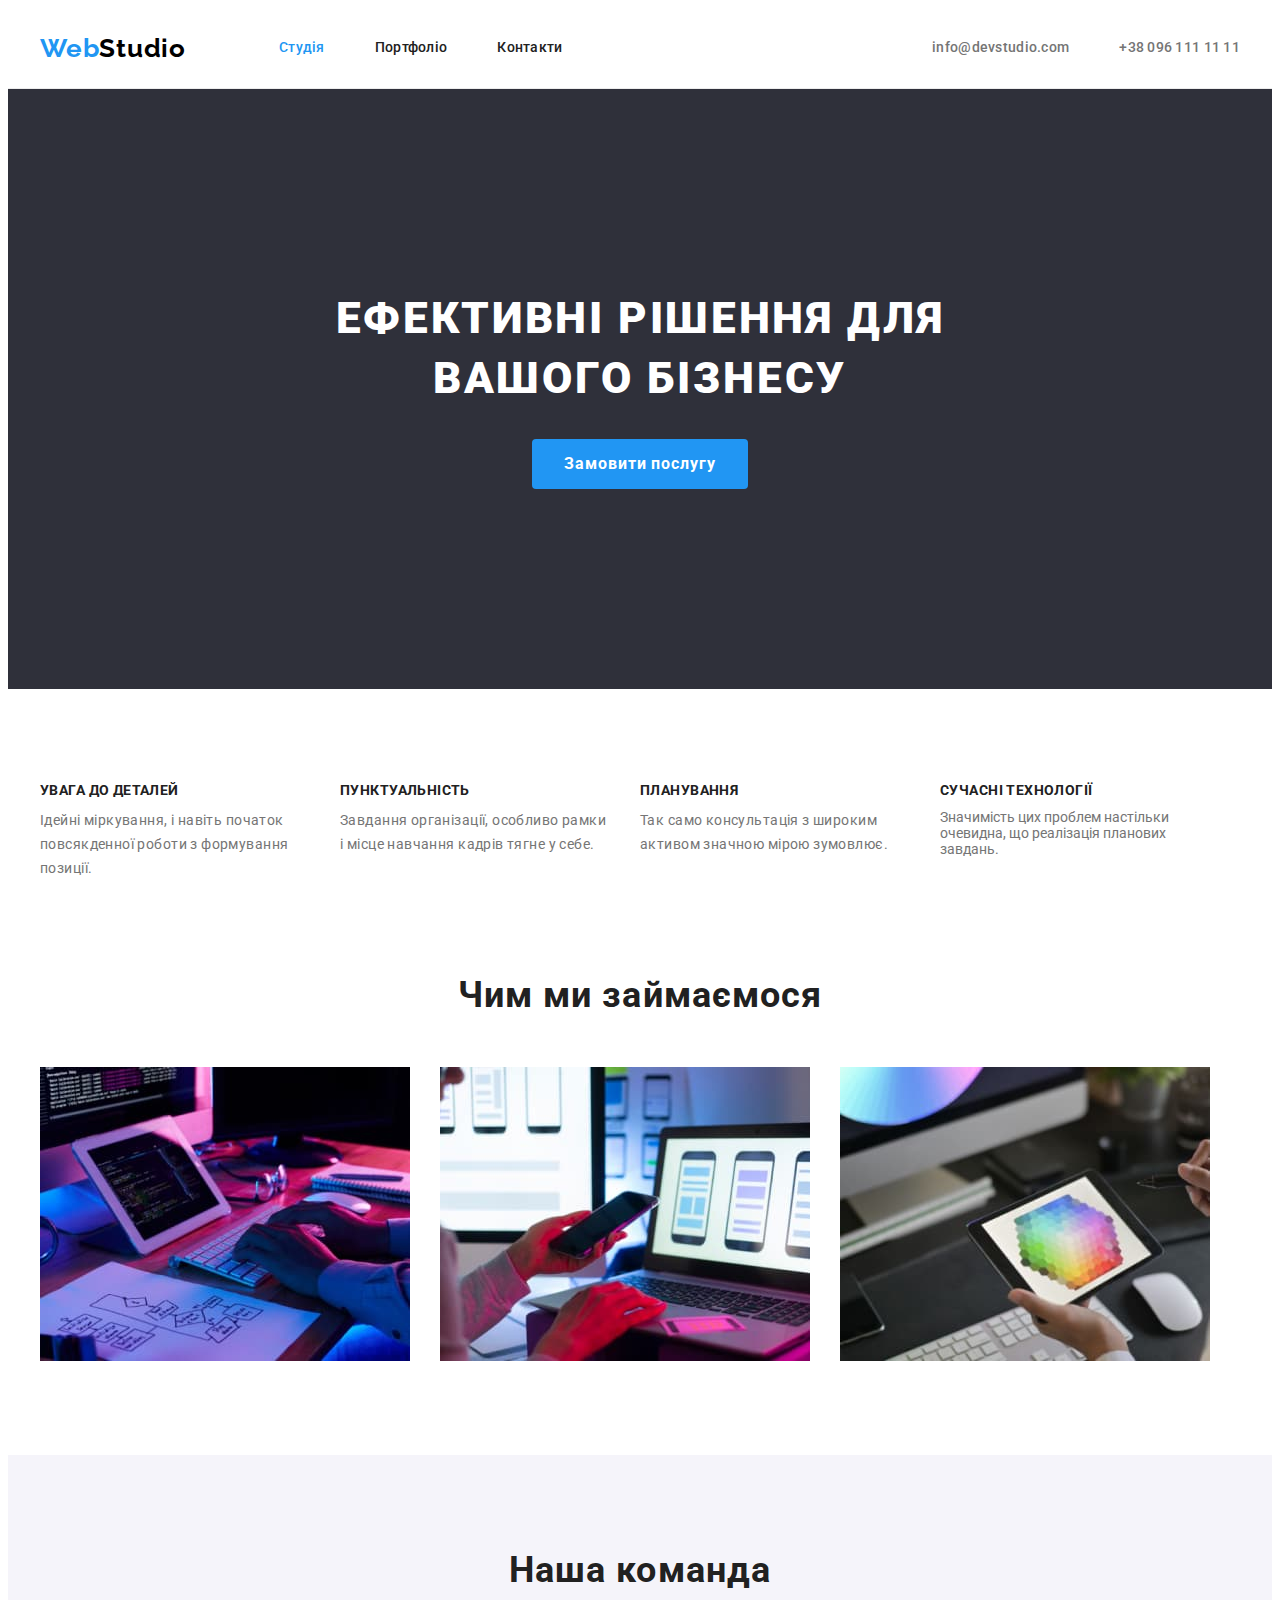
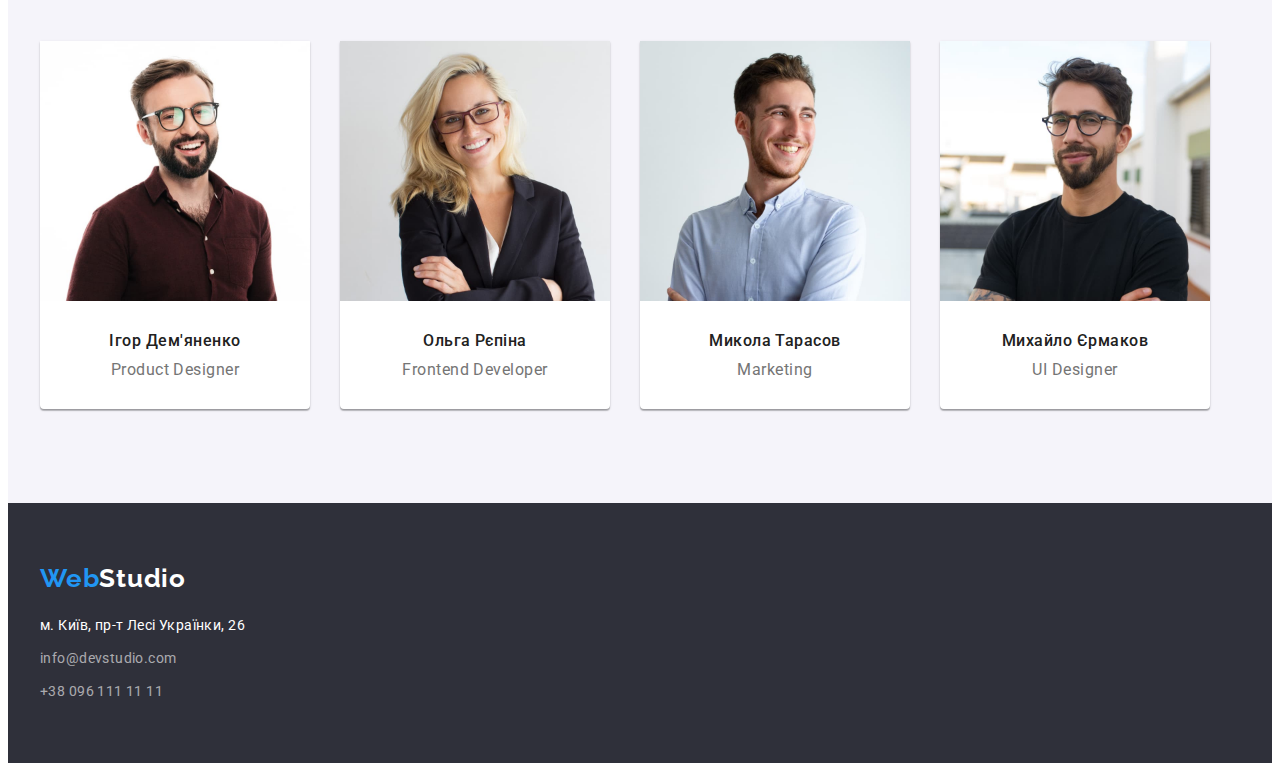
<file: index.html>
<!DOCTYPE html>
<html lang="uk">
  <head>
    <meta charset="UTF-8" />
    <meta http-equiv="X-UA-Compatible" content="IE=edge" />
    <meta name="viewport" content="width=device-width, initial-scale=1.0" />
    <title>WebStudio</title>
    <link rel="preconnect" href="https://fonts.googleapis.com" />
    <link rel="preconnect" href="https://fonts.gstatic.com" crossorigin />
    <link
      href="https://fonts.googleapis.com/css2?family=Raleway:wght@700&family=Roboto:wght@400;500;700;900&display=swap"
      rel="stylesheet"
    />
    <link
      rel="stylesheet"
      href="https://cdnjs.cloudflare.com/ajax/libs/modern-normalize/1.1.0/modern-normalize.min.css"
      integrity="sha512-wpPYUAdjBVSE4KJnH1VR1HeZfpl1ub8YT/NKx4PuQ5NmX2tKuGu6U/JRp5y+Y8XG2tV+wKQpNHVUX03MfMFn9Q=="
      crossorigin="anonymous"
      referrerpolicy="no-referrer"
    />
    <link rel="stylesheet" href="./css/styles.css" />
  </head>
  <body>
    <header class="header">
      <div class="container">
        <nav class="header-navigation">
          <a class="header-logo" href="./index.html"
            >Web<span class="right-part">Studio</span></a
          >
          <ul class="site-nav list">
            <li class="nav-item">
              <a class="nav-link current" href="./index.html">Студія</a>
            </li>
            <li class="nav-item">
              <a class="nav-link" href="./portfolio.html">Портфоліо</a>
            </li>
            <li class="nav-item">
              <a class="nav-link" href="#">Контакти</a>
            </li>
          </ul>
        </nav>
        <ul class="contact-list list">
          <li class="item">
            <a class="link" href="mailto:info@devstudio.com"
              >info@devstudio.com</a
            >
          </li>
          <li class="item">
            <a class="link" href="tel:+380961111111">+38 096 111 11 11</a>
          </li>
        </ul>
      </div>
    </header>
    <main>
      <section class="hero">
        <div class="container">
          <h1 class="hero-title">Ефективні рішення для вашого бізнесу</h1>
          <button class="hero-btn" type="button">Замовити послугу</button>
        </div>
      </section>
      <section class="features section">
        <div class="container">
          <h2 class="section-title visually-hidden">Особливості</h2>
          <ul class="features-list list">
            <li class="feature-item">
              <h3 class="feature-title">Увага до деталей</h3>
              <p class="feature-descr">
                Ідейні міркування, і навіть початок повсякденної роботи з
                формування позиції.
              </p>
            </li>
            <li class="feature-item">
              <h3 class="feature-title">Пунктуальність</h3>
              <p class="feature-descr">
                Завдання організації, особливо рамки і місце навчання кадрів
                тягне у себе.
              </p>
            </li>
            <li class="feature-item">
              <h3 class="feature-title">Планування</h3>
              <p class="feature-descr">
                Так само консультація з широким активом значною мірою зумовлює.
              </p>
            </li>
            <li class="feature-item">
              <h3 class="feature-title">Сучасні технології</h3>
              <p>
                Значимість цих проблем настільки очевидна, що реалізація
                планових завдань.
              </p>
            </li>
          </ul>
        </div>
      </section>
      <section class="section-work section">
        <div class="container">
          <h2 class="section-title">Чим ми займаємося</h2>
          <ul class="work-list list">
            <li class="work-item">
              <img
                src="./images/type-work-1.jpg"
                alt="Складання алгоритму роботи"
                width="370"
              />
            </li>
            <li class="work-item">
              <img
                src="./images/type-work-2.jpg"
                alt="Мобільні пристрої"
                width="370"
              />
            </li>
            <li class="work-item">
              <img src="./images/type-work-3.jpg" alt="Планшети" width="370" />
            </li>
          </ul>
        </div>
      </section>
      <section class="section-command section">
        <div class="container">
          <h2 class="section-title">Наша команда</h2>
          <ul class="members-list list">
            <li class="member-item">
              <img
                class="member-img"
                src="./images/member-1.jpg"
                alt="Ігор Дем'яненко"
                width="270"
              />
              <div class="member-info">
                <h3 class="member-title">Ігор Дем'яненко</h3>
                <p class="member-descr" lang="en">Product Designer</p>
              </div>
            </li>
            <li class="member-item">
              <img
                class="member-img"
                src="./images/member-2.jpg"
                alt="Ольга Рєпіна"
                width="270"
              />
              <div class="member-info">
                <h3 class="member-title">Ольга Рєпіна</h3>
                <p class="member-descr" lang="en">Frontend Developer</p>
              </div>
            </li>
            <li class="member-item">
              <img
                class="member-img"
                src="./images/member-3.jpg"
                alt="Микола Тарасов"
                width="270"
              />
              <div class="member-info">
                <h3 class="member-title">Микола Тарасов</h3>
                <p class="member-descr" lang="en">Marketing</p>
              </div>
            </li>
            <li class="member-item">
              <img
                class="member-img"
                src="./images/member-4.jpg"
                alt="Михайло Єрмаков"
                width="270"
              />
              <div class="member-info">
                <h3 class="member-title">Михайло Єрмаков</h3>
                <p class="member-descr" lang="en">UI Designer</p>
              </div>
            </li>
          </ul>
        </div>
      </section>
    </main>
    <footer class="footer">
      <div class="container">
        <a class="footer-logo" href="./index.html"
          >Web<span class="right-part">Studio</span></a
        >
        <address>
          <ul class="address-list list">
            <li class="item">
              <a
                class="link"
                href="https://goo.gl/maps/juobPnAC9SNeync3A"
                target="_blank"
                rel="noopener noreferrer nofollow"
                >м. Київ, пр-т Лесі Українки, 26</a
              >
            </li>
            <li class="item">
              <a class="contact-link link" href="mailto:info@devstudio.com"
                >info@devstudio.com</a
              >
            </li>
            <li class="item">
              <a class="contact-link link" href="tel:+380961111111"
                >+38 096 111 11 11</a
              >
            </li>
          </ul>
        </address>
      </div>
    </footer>
  </body>
</html>
</file>
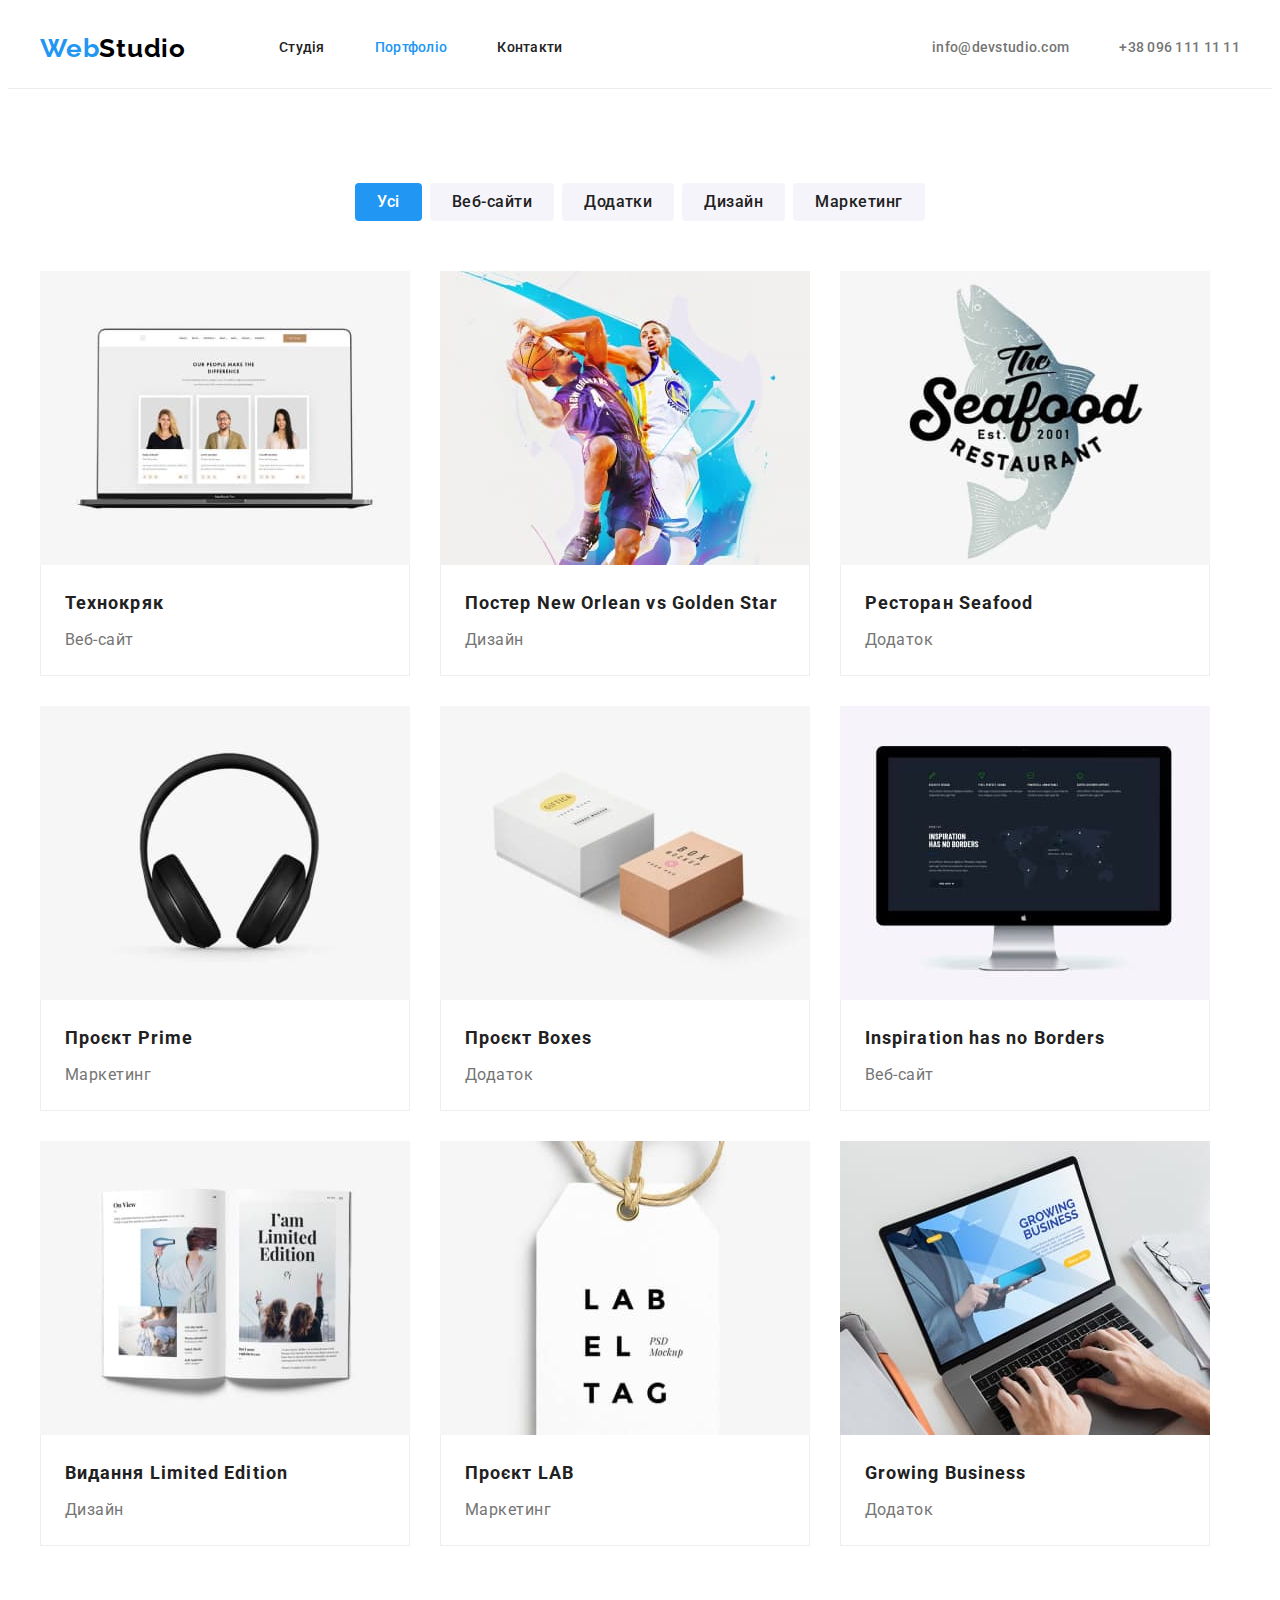
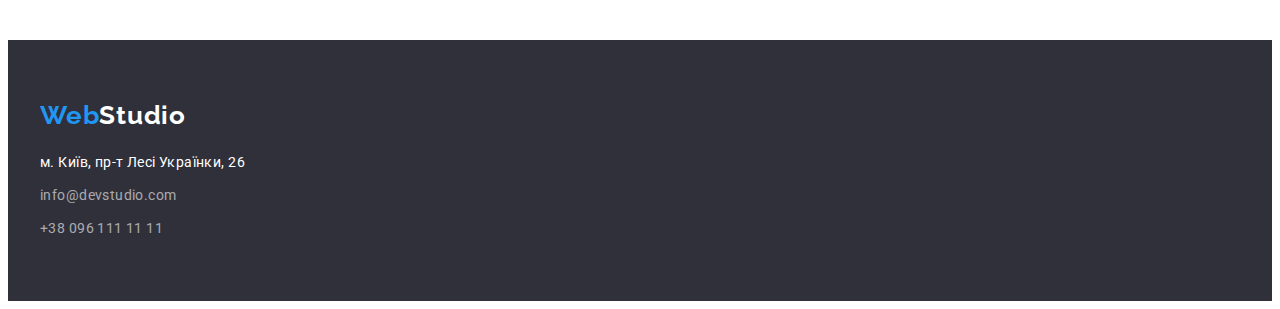
<file: portfolio.html>
<!DOCTYPE html>
<html lang="uk">
  <head>
    <meta charset="UTF-8" />
    <meta http-equiv="X-UA-Compatible" content="IE=edge" />
    <meta name="viewport" content="width=device-width, initial-scale=1.0" />
    <title>Портфоліо</title>
    <link rel="preconnect" href="https://fonts.googleapis.com" />
    <link rel="preconnect" href="https://fonts.gstatic.com" crossorigin />
    <link
      href="https://fonts.googleapis.com/css2?family=Raleway:wght@700&family=Roboto:wght@400;500;700;900&display=swap"
      rel="stylesheet"
    />
    <link
      rel="stylesheet"
      href="https://cdnjs.cloudflare.com/ajax/libs/modern-normalize/1.1.0/modern-normalize.min.css"
      integrity="sha512-wpPYUAdjBVSE4KJnH1VR1HeZfpl1ub8YT/NKx4PuQ5NmX2tKuGu6U/JRp5y+Y8XG2tV+wKQpNHVUX03MfMFn9Q=="
      crossorigin="anonymous"
      referrerpolicy="no-referrer"
    />
    <link rel="stylesheet" href="./css/styles.css" />
  </head>
  <body>
    <header class="header">
      <div class="container">
        <nav class="header-navigation">
          <a class="header-logo" href="./index.html"
            >Web<span class="right-part">Studio</span></a
          >
          <ul class="site-nav list">
            <li class="nav-item">
              <a class="nav-link" href="./index.html">Студія</a>
            </li>
            <li class="nav-item">
              <a class="nav-link current" href="./portfolio.html">Портфоліо</a>
            </li>
            <li class="nav-item">
              <a class="nav-link" href="#">Контакти</a>
            </li>
          </ul>
        </nav>
        <ul class="contact-list list">
          <li class="item">
            <a class="link" href="mailto:info@devstudio.com"
              >info@devstudio.com</a
            >
          </li>
          <li class="item">
            <a class="link" href="tel:+380961111111">+38 096 111 11 11</a>
          </li>
        </ul>
      </div>
    </header>
    <main>
      <section class="section">
        <div class="container">
          <h1 class="visually-hidden">Portfolio</h1>
          <ul class="portfolio-btn-list list">
            <li class="portfolio-btn-item">
              <button class="portfolio-btn current" type="button">Усі</button>
            </li>
            <li class="portfolio-btn-item">
              <button class="portfolio-btn" type="button">Веб-сайти</button>
            </li>
            <li class="portfolio-btn-item">
              <button class="portfolio-btn" type="button">Додатки</button>
            </li>
            <li class="portfolio-btn-item">
              <button class="portfolio-btn" type="button">Дизайн</button>
            </li>
            <li class="portfolio-btn-item">
              <button class="portfolio-btn" type="button">Маркетинг</button>
            </li>
          </ul>

          <ul class="portfolio-list list">
            <li class="portfolio-item">
              <img
                class="portfolio-img"
                src="./images/project-1.jpg"
                alt="Технокряк"
                width="370"
              />
              <div class="portfolio-info">
                <h2 class="portfolio-title">Технокряк</h2>
                <p class="portfolio-descr">Веб-сайт</p>
              </div>
            </li>
            <li class="portfolio-item">
              <img
                class="portfolio-img"
                src="./images/project-2.jpg"
                alt="Постер"
                width="370"
              />
              <div class="portfolio-info">
                <h2 class="portfolio-title">
                  Постер New Orlean vs Golden Star
                </h2>
                <p class="portfolio-descr">Дизайн</p>
              </div>
            </li>
            <li class="portfolio-item">
              <img
                class="portfolio-img"
                src="./images/project-3.jpg"
                alt="Ресторан морской еды"
                width="370"
              />
              <div class="portfolio-info">
                <h2 class="portfolio-title">Ресторан Seafood</h2>
                <p class="portfolio-descr">Додаток</p>
              </div>
            </li>
            <li class="portfolio-item">
              <img
                class="portfolio-img"
                src="./images/project-4.jpg"
                alt="Проєкт Prime"
                width="370"
              />
              <div class="portfolio-info">
                <h2 class="portfolio-title">Проєкт Prime</h2>
                <p class="portfolio-descr">Маркетинг</p>
              </div>
            </li>
            <li class="portfolio-item">
              <img
                class="portfolio-img"
                src="./images/project-5.jpg"
                alt="Проєкт Boxes"
                width="370"
              />
              <div class="portfolio-info">
                <h2 class="portfolio-title">Проєкт Boxes</h2>
                <p class="portfolio-descr">Додаток</p>
              </div>
            </li>
            <li class="portfolio-item">
              <img
                class="portfolio-img"
                src="./images/project-6.jpg"
                alt="Сторінка сайту"
                width="370"
              />
              <div class="portfolio-info">
                <h2 class="portfolio-title">Inspiration has no Borders</h2>
                <p class="portfolio-descr">Веб-сайт</p>
              </div>
            </li>
            <li class="portfolio-item">
              <img
                class="portfolio-img"
                src="./images/project-7.jpg"
                alt="Видання Limited Edition"
                width="370"
              />
              <div class="portfolio-info">
                <h2 class="portfolio-title">Видання Limited Edition</h2>
                <p class="portfolio-descr">Дизайн</p>
              </div>
            </li>
            <li class="portfolio-item">
              <img
                class="portfolio-img"
                src="./images/project-8.jpg"
                alt="Проєкт LAB"
                width="370"
              />
              <div class="portfolio-info">
                <h2 class="portfolio-title">Проєкт LAB</h2>
                <p class="portfolio-descr">Маркетинг</p>
              </div>
            </li>
            <li class="portfolio-item">
              <img
                class="portfolio-img"
                src="./images/project-9.jpg"
                alt="Growing Business"
                width="370"
              />
              <div class="portfolio-info">
                <h2 class="portfolio-title">Growing Business</h2>
                <p class="portfolio-descr">Додаток</p>
              </div>
            </li>
          </ul>
        </div>
      </section>
    </main>
    <footer class="footer">
      <div class="container">
        <a class="footer-logo" href="./index.html"
          >Web<span class="right-part">Studio</span></a
        >
        <address>
          <ul class="address-list list">
            <li class="item">
              <a
                class="link"
                href="https://goo.gl/maps/juobPnAC9SNeync3A"
                target="_blank"
                rel="noopener noreferrer nofollow"
                >м. Київ, пр-т Лесі Українки, 26</a
              >
            </li>
            <li class="item">
              <a class="contact-link link" href="mailto:info@devstudio.com"
                >info@devstudio.com</a
              >
            </li>
            <li class="item">
              <a class="contact-link link" href="tel:+380961111111"
                >+38 096 111 11 11</a
              >
            </li>
          </ul>
        </address>
      </div>
    </footer>
  </body>
</html>
</file>
<file: css/styles.css>
:root {
    --primary-text-color: #757575;
    --title-text-color: #212121;
    --accent-color: #2196f3;
    --accent-active-color: #188CE8;
    --primary-white-color: #ffffff;
    --primary-black-color: #000000;
    --dark-bg-color: #2f303a;
    --light-bg-color: #f5f4fa;
}

body {
    font-family: 'Roboto', sans-serif;
    font-size: 14px;
    background-color: var(--primary-white-color);
    color: var(--primary-text-color);
}

p,
h1,
h2,
h3,
h4,
h5,
h6 {
    margin: 0;
}

ul,
ol {
    margin: 0;
    padding-left: 0;
}

button {
    cursor: pointer;
}

address {
    font-style: normal;
}

img {
    display: block;
    max-width: 100%;
    height: auto;
}

.list {
    list-style: none;
}

.container {
    width: 1200px;
    padding-left: 15px;
    padding-right: 15px;
    margin: 0 auto;
}

.section {
    padding-top: 94px;
    padding-bottom: 94px;
}

/* Сховати текст */
.visually-hidden {
    position: absolute;
    white-space: nowrap;
    width: 1px;
    height: 1px;
    overflow: hidden;
    border: 0;
    padding: 0;
    clip: rect(0 0 0 0);
    clip-path: inset(50%);
    margin: -1px;
}

.header {
    border-bottom: 1px solid #ececec;
}

.header .container {
    display: flex;
    align-items: center;
}

.header-navigation {
    display: flex;
    align-items: center;

    margin-right: auto;
}

/*---------Логотип---------------------*/
.header-logo {
    display: block;
    margin-right: 93px;

    font-family: 'Raleway', sans-serif;
    font-weight: 700;
    font-size: 26px;
    line-height: 1.19;
    letter-spacing: 0.03em;
    color: var(--accent-color);
    text-decoration: none;
}

.header-logo .right-part {
    color: var(--primary-black-color);
}

/*--------Головне меню-----------------*/
.site-nav {
    display: flex;
}

.nav-item:not(:last-child) {
    margin-right: 50px;
}

.nav-link {
    display: block;
    padding-top: 32px;
    padding-bottom: 32px;

    font-weight: 500;       
    line-height: 1.14;
    letter-spacing: 0.02em;
    color: var(--title-text-color);
    text-decoration: none;
}

.nav-link:hover,
.nav-link:focus {
    color: var(--accent-color);
}

.nav-link.current {
    color: var(--accent-color);
}

/*--------Контакти у шапці праворуч----------*/
.contact-list {
    display: flex;
    align-items: stretch;
}

.contact-list .item:not(:last-child) {
    margin-right: 50px;
}

.contact-list .link {
    display: block;
    padding-top: 32px;
    padding-bottom: 32px;

    font-weight: 500;
    line-height: 1.14;
    letter-spacing: 0.02em;
    color: var(--primary-text-color);
    text-decoration: none;
}

.contact-list .link:hover,
.contact-list .link:focus {
    color: var(--accent-color);
}

/*--------Заголовок секції-----------------*/
.section-title {
    margin-bottom: 50px;

    font-weight: 700;
    font-size: 36px;
    line-height: 1.17;
    text-align: center;
    letter-spacing: 0.03em;
    color: var(--title-text-color);
}

/*-----------------Герой-----------------*/
.hero {
    padding-top: 200px;
    padding-bottom: 200px;
    
    text-align: center;
    background-color: var(--dark-bg-color);
}

.hero-title {
    width: 696px;
    margin: 0 auto 30px;
   
    font-weight: 900;
    font-size: 44px;
    line-height: 1.36;
    letter-spacing: 0.06em;
    text-transform: uppercase;
    color: var(--primary-white-color);
}

.hero-btn {
    padding-top: 10px;
    padding-bottom: 10px;
    padding-left: 32px;
    padding-right: 32px;
    font-family: inherit;
    font-weight: 700;
    font-size: 16px;
    line-height: 1.88;   
    text-align: center;
    letter-spacing: 0.06em;
    color: var(--primary-white-color);
    background-color: var(--accent-color);
    border-radius: 4px;
    border: none;
    cursor: pointer;
}

.hero-btn:hover,
.hero-btn:focus {
    background-color: var(--accent-active-color);
}

/*---------Особливості----------------*/
.features {
    padding-bottom: 0;
}

.features-list {
    display: flex;
}

.feature-item {
    width: 270px;
}

.feature-item:not(:last-child) {
    margin-right: 30px;
}

.feature-title {
    margin-bottom: 10px;

    font-size: 14px;
    line-height: 1.14;
    letter-spacing: 0.03em;
    text-transform: uppercase;
    color: var(--title-text-color);
}

.feature-descr {
    line-height: 1.71;
    letter-spacing: 0.03em;
}

/*---------Чим ми займаємося----------------*/
.work-list {
    display: flex;
}

.work-item {
    width: 370px;
}

.work-item:not(:last-child) {
    margin-right: 30px;
}
/*---------Наша команда----------------*/
.section-command {
    background-color: var(--light-bg-color);
}

.members-list {
    display: flex;
}

.member-item {
    width: 270px;
    background-color: var(--primary-white-color);
    box-shadow: 0px 1px 3px rgba(0, 0, 0, 0.12), 0px 1px 1px rgba(0, 0, 0, 0.14), 0px 2px 1px rgba(0, 0, 0, 0.2);
    border-radius: 0px 0px 4px 4px;
}

.member-item:not(:last-child) {
    margin-right: 30px;
}

.member-info {
    padding: 30px;
}

.member-title {
    margin-bottom: 10px;

    font-weight: 500;
    font-size: 16px;
    line-height: 1.19;
    text-align: center;
    letter-spacing: 0.03em;
    color: var(--title-text-color);
}

.member-descr {
    font-size: 16px;
    line-height: 1.19;
    text-align: center;
    letter-spacing: 0.03em;
}

/*-------Портфолио-----------*/
.portfolio-btn-list {
    display: flex;
    justify-content: center;

    margin-bottom: 50px;
}

.portfolio-btn-item:not(:last-child) {
    margin-right: 8px;
}

.portfolio-btn {
    padding-top: 6px;
    padding-bottom: 6px;
    padding-left: 22px;
    padding-right: 22px;
    font-family: inherit;
    font-weight: 500;
    font-size: 16px;
    line-height: 1.63;
    text-align: center;
    letter-spacing: 0.03em;
    color: var(--title-text-color);
    background-color: var(--light-bg-color);
    border-radius: 4px;
    border: none;
    cursor: pointer;
}

.portfolio-btn:hover,
.portfolio-btn:focus,
.portfolio-btn.current {
    color: var(--primary-white-color);
    background-color: var(--accent-color);
}

.portfolio-list {
    display: flex;
    flex-wrap: wrap;
    gap: 30px;
}

.portfolio-item {
    width: 370px;
}

.portfolio-info {
    padding-top: 20px;
    padding-bottom: 20px;
    padding-left: 24px;
    padding-right: 24px;

    border-left: 1px solid #eeeeee;
    border-right: 1px solid #eeeeee;
    border-bottom: 1px solid #eeeeee;
}

.portfolio-title {
    margin-bottom: 4px;

    font-size: 18px;
    line-height: 2;
    letter-spacing: 0.06em;
    color: var(--title-text-color);
}

.portfolio-descr {
    font-size: 16px;
    line-height: 1.88;
    letter-spacing: 0.03em;
    color: var(--primary-text-color);
}
/*--------Подвал------------*/
.footer {
    padding-top: 60px;
    padding-bottom: 60px;

    background: var(--dark-bg-color);
}

.footer-logo {
    display: block;
    margin-bottom: 20px;

    font-family: 'Raleway';
    font-weight: 700;
    font-size: 26px;
    line-height: 1.19;
    letter-spacing: 0.03em;
    color: var(--accent-color);
    text-decoration: none;
}

.footer-logo .right-part {
    color: var(--primary-white-color);
}

.address-list .item:not(:last-child) {
    margin-bottom: 9px;
}

.address-list .link {
    font-style: normal;
    line-height: 1.71;
    letter-spacing: 0.03em;
    color: var(--primary-white-color);
    text-decoration: none;
}

.address-list .link:hover,
.address-list .link:focus {
    color: var(--accent-color);
}

.address-list .contact-link {
    color: rgba(255, 255, 255, 0.6);
}
</file>
